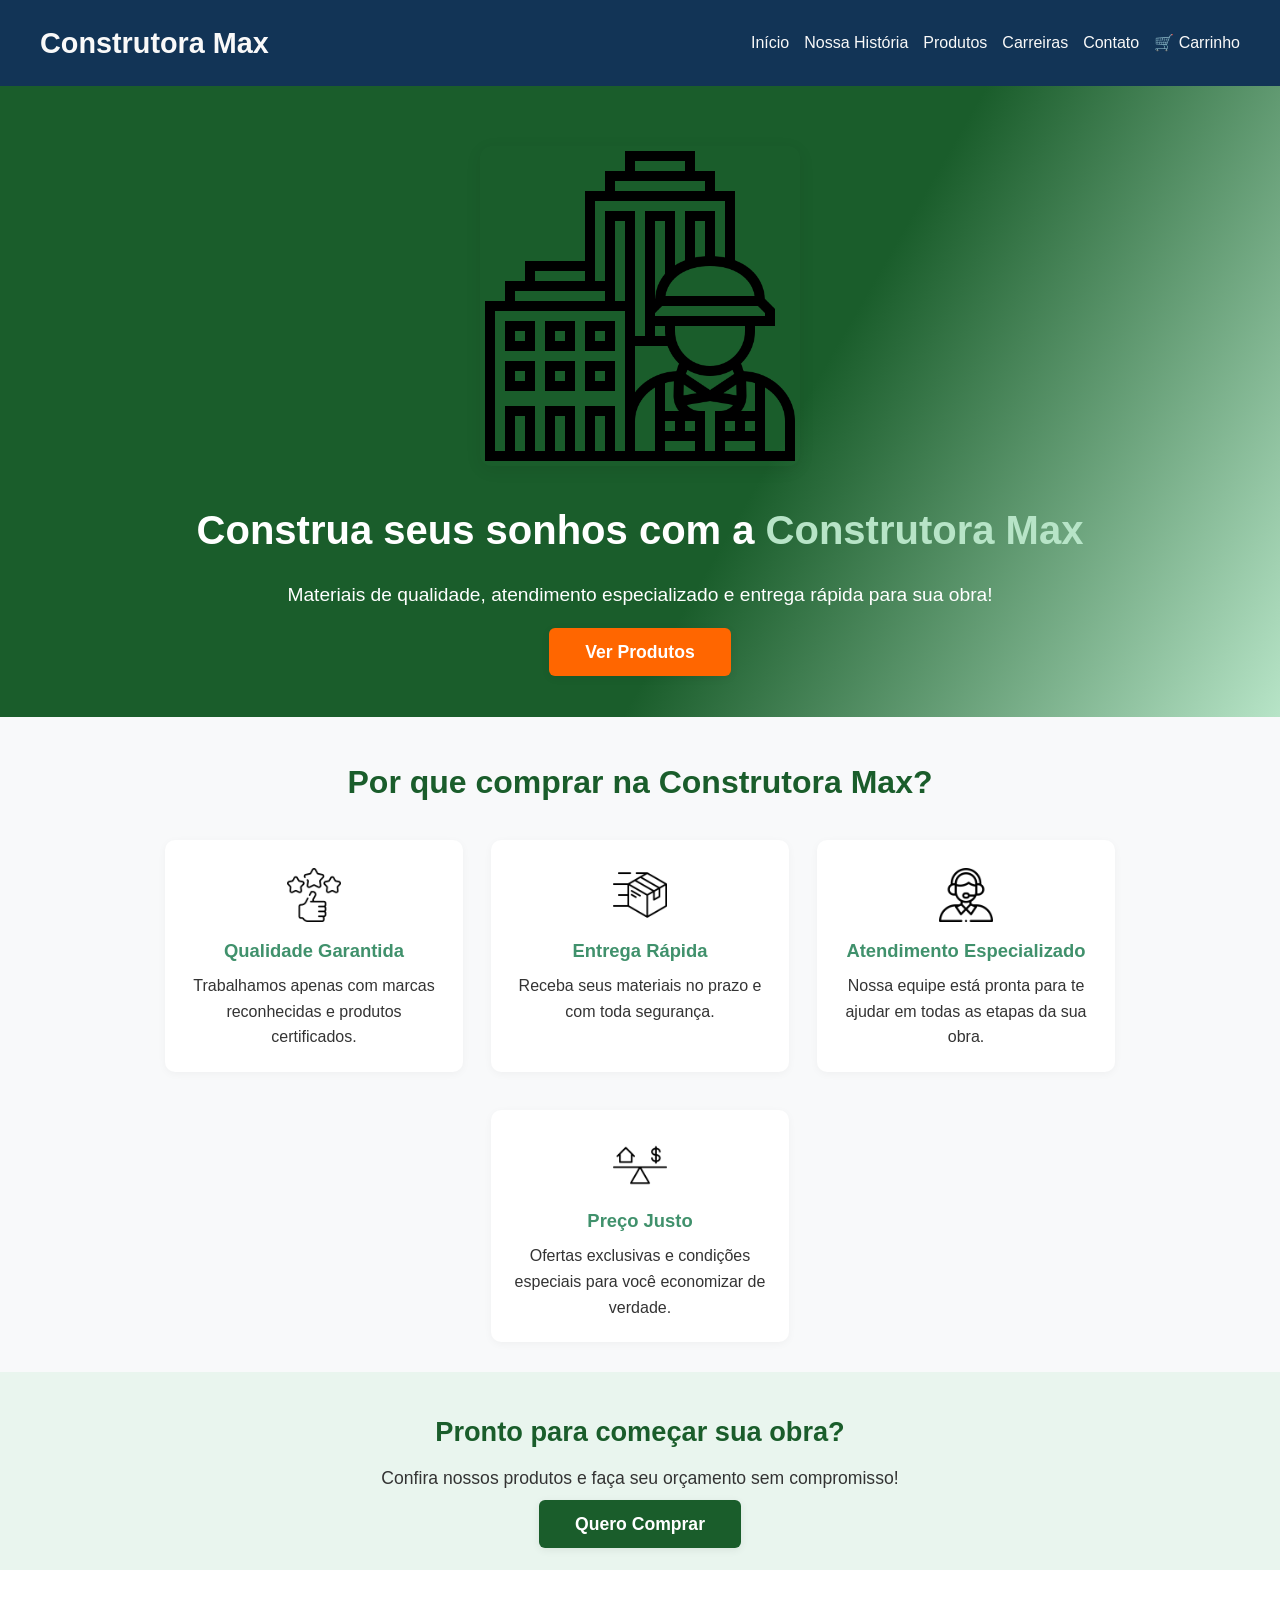
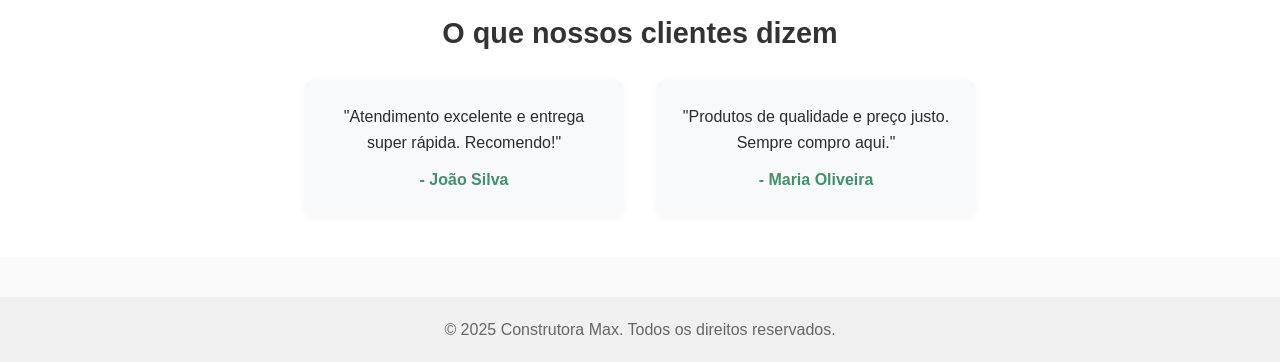
<file: CasaMateriaisDeConstrucao/index.html>
<!DOCTYPE html>
<html lang="pt-BR">
<head>
  <meta charset="UTF-8" />
  <meta name="viewport" content="width=device-width, initial-scale=1.0"/>
  <title>Construtora Max - Sua loja de materiais de construção</title>
  <link rel="stylesheet" href="style.css"/>
  <script src="script.js" defer></script>
</head>
<body>
  <header>
    <div class="logo">Construtora Max</div>
    <nav>
      <ul>
        <li><a href="index.html">Início</a></li>
        <li><a href="nossa-historia.html">Nossa História</a></li>
        <li><a href="produtos.html">Produtos</a></li>
        <li><a href="carreiras.html">Carreiras</a></li>
        <li><a href="contato.html">Contato</a></li>
        <li><a href="carrinho.html">🛒 Carrinho</a></li>
      </ul>
    </nav>
  </header>

  <section class="banner">
    <div class="banner-content">
      <img src="imagens/arquitetura.png" alt="Equipe Construtora Max" class="banner-img"/>
      <h1>Construa seus sonhos com a <span>Construtora Max</span></h1>
      <p>Materiais de qualidade, atendimento especializado e entrega rápida para sua obra!</p>
      <a href="produtos.html" class="btn">Ver Produtos</a>
    </div>
  </section>

  <section class="vantagens">
    <h2>Por que comprar na Construtora Max?</h2>
    <div class="vantagens-grid custom-vantagens-grid">
      <div class="vantagem">
        <img src="imagens/qualidade.png" alt="Qualidade" />
        <h3>Qualidade Garantida</h3>
        <p>Trabalhamos apenas com marcas reconhecidas e produtos certificados.</p>
      </div>
      <div class="vantagem">
        <img src="imagens/entrega-rapida.png" alt="Entrega Rápida" />
        <h3>Entrega Rápida</h3>
        <p>Receba seus materiais no prazo e com toda segurança.</p>
      </div>
      <div class="vantagem">
        <img src="imagens/servico-de-atendimento-ao-consumidor.png" alt="Atendimento" />
        <h3>Atendimento Especializado</h3>
        <p>Nossa equipe está pronta para te ajudar em todas as etapas da sua obra.</p>
      </div>
      <div class="vantagem preco-justo">
        <img src="imagens/preco-justo.png" alt="Preço Justo" />
        <h3>Preço Justo</h3>
        <p>Ofertas exclusivas e condições especiais para você economizar de verdade.</p>
      </div>
    </div>
  </section>

  <section class="chamada">
    <h2>Pronto para começar sua obra?</h2>
    <p>Confira nossos produtos e faça seu orçamento sem compromisso!</p>
    <a href="produtos.html" class="btn destaque">Quero Comprar</a>
  </section>

  <section class="depoimentos">
    <h2>O que nossos clientes dizem</h2>
    <div class="depoimentos-grid">
      <div class="depoimento">
        <p>"Atendimento excelente e entrega super rápida. Recomendo!"</p>
        <span>- João Silva</span>
      </div>
      <div class="depoimento">
        <p>"Produtos de qualidade e preço justo. Sempre compro aqui."</p>
        <span>- Maria Oliveira</span>
      </div>
    </div>
  </section>

  <footer>
    <p>&copy; 2025 Construtora Max. Todos os direitos reservados.</p>
  </footer>
</body>
</html>
</file>
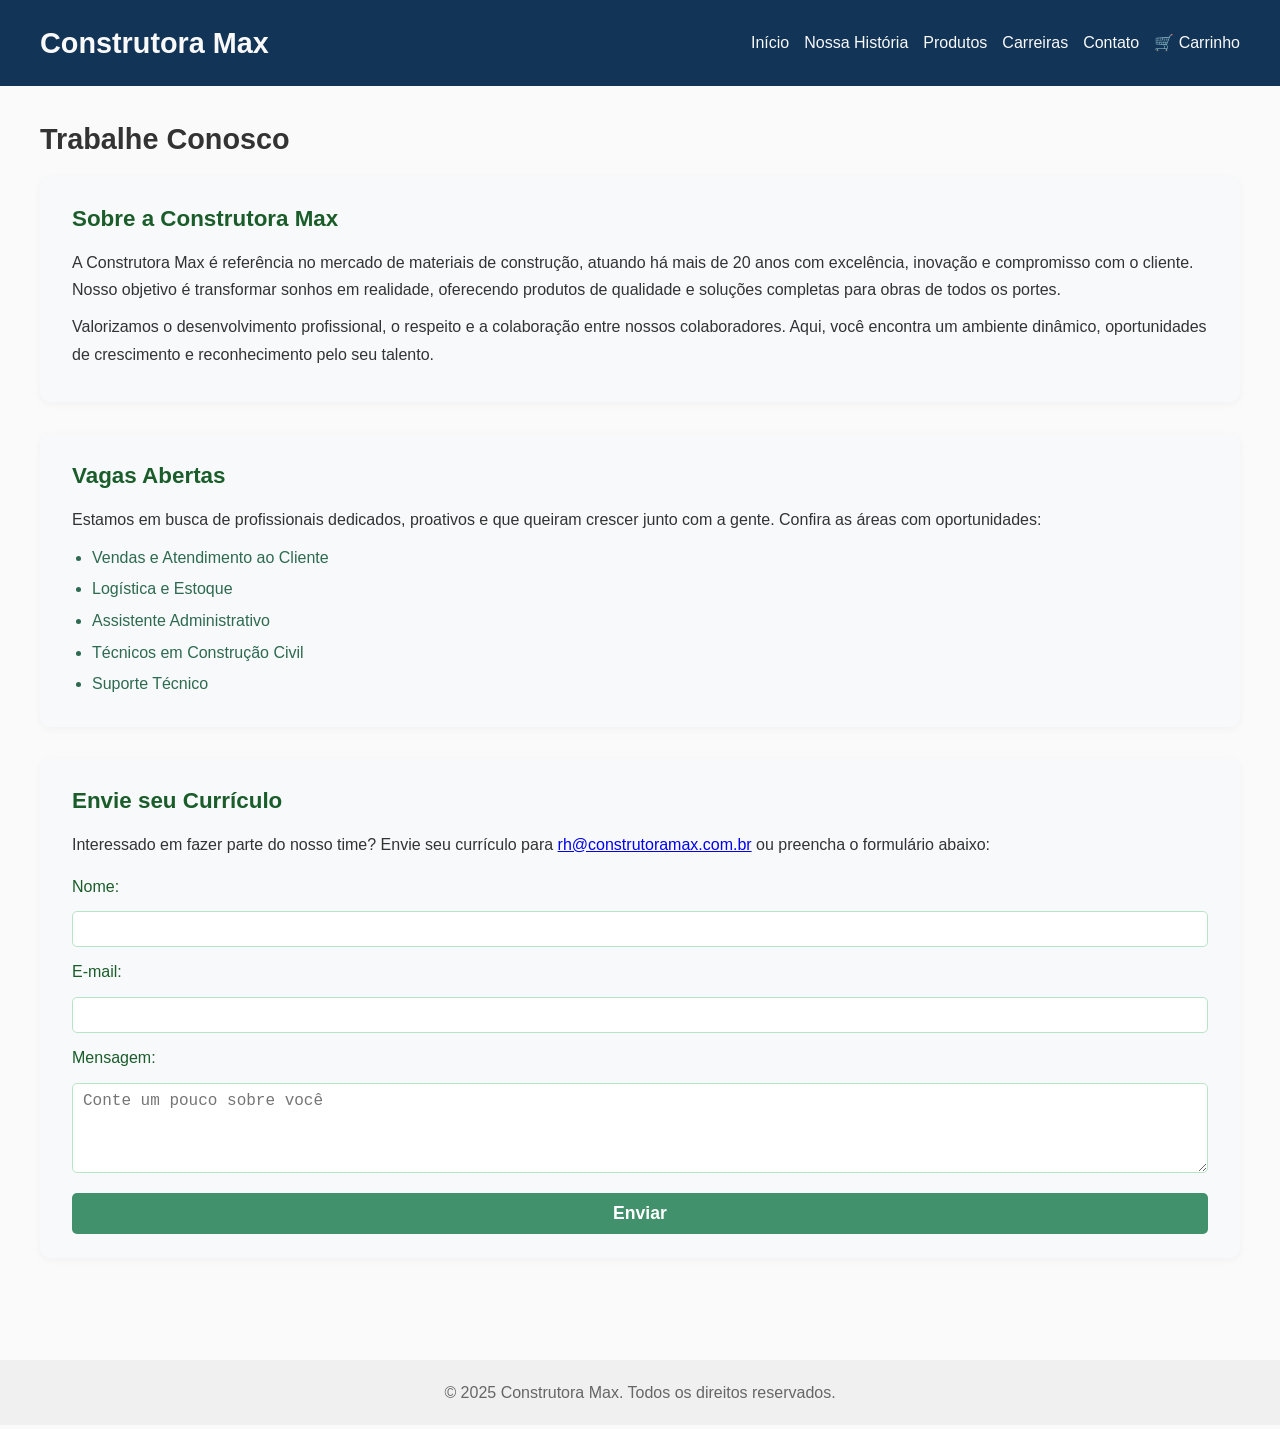
<file: CasaMateriaisDeConstrucao/carreiras.html>
<!DOCTYPE html>
<html lang="pt-BR">
<head>
  <meta charset="UTF-8" />
  <meta name="viewport" content="width=device-width, initial-scale=1.0"/>
  <title>Carreiras - Construtora Max</title>
  <link rel="stylesheet" href="style.css" />
</head>
<body>
  <header>
    <div class="logo">Construtora Max</div>
    <nav>
      <ul>
        <li><a href="index.html">Início</a></li>
        <li><a href="nossa-historia.html">Nossa História</a></li>
        <li><a href="produtos.html">Produtos</a></li>
        <li><a href="carreiras.html">Carreiras</a></li>
        <li><a href="contato.html">Contato</a></li>
        <li><a href="carrinho.html">🛒 Carrinho</a></li>
      </ul>
    </nav>
  </header>

  <main class="container">
    <h2>Trabalhe Conosco</h2>
    <section class="sobre-empresa">
      <h3>Sobre a Construtora Max</h3>
      <p>
        A Construtora Max é referência no mercado de materiais de construção, atuando há mais de 20 anos com excelência, inovação e compromisso com o cliente. Nosso objetivo é transformar sonhos em realidade, oferecendo produtos de qualidade e soluções completas para obras de todos os portes.
      </p>
      <p>
        Valorizamos o desenvolvimento profissional, o respeito e a colaboração entre nossos colaboradores. Aqui, você encontra um ambiente dinâmico, oportunidades de crescimento e reconhecimento pelo seu talento.
      </p>
    </section>

    <section class="vagas">
      <h3>Vagas Abertas</h3>
      <p>Estamos em busca de profissionais dedicados, proativos e que queiram crescer junto com a gente. Confira as áreas com oportunidades:</p>
      <ul>
        <li>Vendas e Atendimento ao Cliente</li>
        <li>Logística e Estoque</li>
        <li>Assistente Administrativo</li>
        <li>Técnicos em Construção Civil</li>
        <li>Suporte Técnico</li>
      </ul>
    </section>

    <section class="envio-curriculo">
      <h3>Envie seu Currículo</h3>
      <p>
        Interessado em fazer parte do nosso time? Envie seu currículo para <a href="mailto:rh@construtoramax.com.br">rh@construtoramax.com.br</a> ou preencha o formulário abaixo:
      </p>
      <form class="form-curriculo" action="mailto:rh@construtoramax.com.br" method="post" enctype="text/plain">
        <label for="nome">Nome:</label>
        <input type="text" id="nome" name="nome" required>
        <label for="email">E-mail:</label>
        <input type="email" id="email" name="email" required>
        <label for="mensagem">Mensagem:</label>
        <textarea id="mensagem" name="mensagem" rows="4" placeholder="Conte um pouco sobre você"></textarea>
        <button type="submit">Enviar</button>
      </form>
    </section>
  </main>

  <footer>
    <p>&copy; 2025 Construtora Max. Todos os direitos reservados.</p>
  </footer>
</body>
</html>
</file>
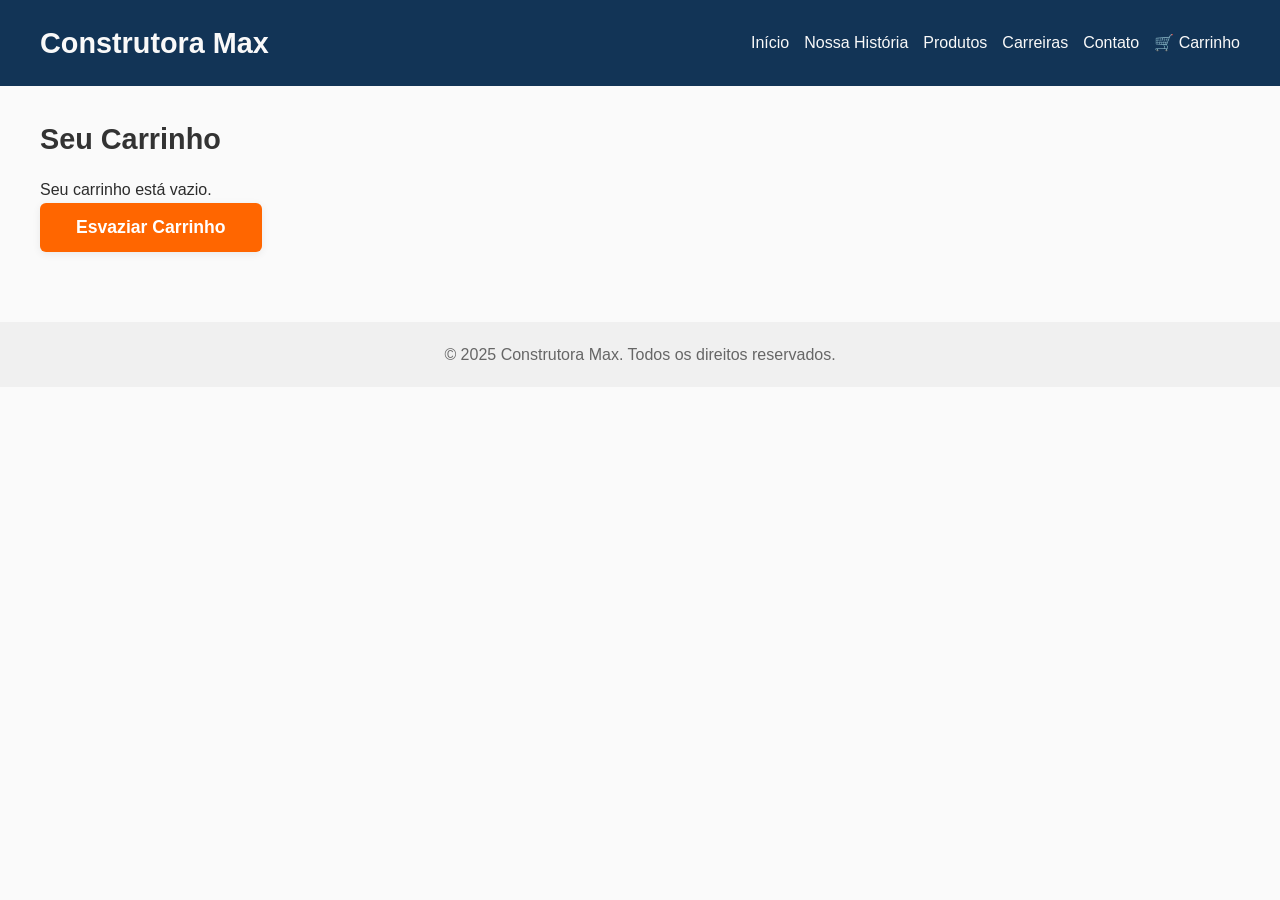
<file: CasaMateriaisDeConstrucao/carrinho.html>
<!DOCTYPE html>
<html lang="pt-BR">
<head>
  <meta charset="UTF-8" />
  <meta name="viewport" content="width=device-width, initial-scale=1.0"/>
  <title>Carrinho de Compras - Construtora Max</title>
  <link rel="stylesheet" href="style.css" />
  <script src="script.js" defer></script>
</head>
<body onload="exibirCarrinho()">
  <header>
    <div class="logo">Construtora Max</div>
    <nav>
      <ul>
        <li><a href="index.html">Início</a></li>
        <li><a href="nossa-historia.html">Nossa História</a></li>
        <li><a href="produtos.html">Produtos</a></li>
        <li><a href="carreiras.html">Carreiras</a></li>
        <li><a href="contato.html">Contato</a></li>
        <li><a href="carrinho.html">🛒 Carrinho</a></li>
      </ul>
    </nav>
  </header>

  <main class="container">
    <h2>Seu Carrinho</h2>
    <div id="carrinho-itens"></div>
    <h3 id="total"></h3>
    <button class="btn" onclick="limparCarrinho()">Esvaziar Carrinho</button>
  </main>

  <footer>
    <p>&copy; 2025 Construtora Max. Todos os direitos reservados.</p>
  </footer>
</body>
</html>
</file>
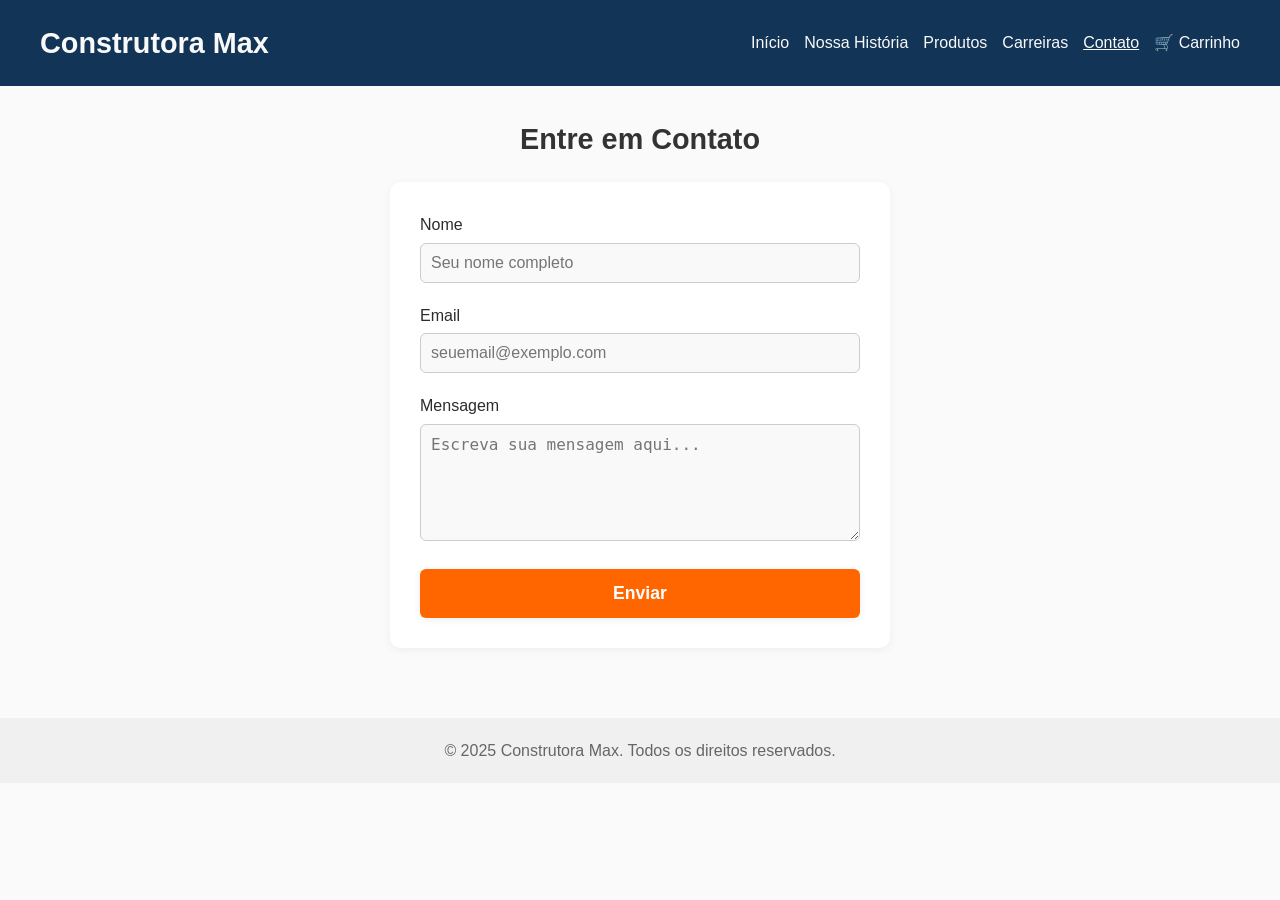
<file: CasaMateriaisDeConstrucao/contato.html>
<!DOCTYPE html>
<html lang="pt-BR">
<head>
  <meta charset="UTF-8" />
  <meta name="viewport" content="width=device-width, initial-scale=1.0"/>
  <title>Contato - Construtora Max</title>
  <link rel="stylesheet" href="style.css" />
  <link rel="stylesheet" href="contato.css" />
</head>
<body>
  <header>
    <div class="logo">Construtora Max</div>
    <nav>
      <ul>
        <li><a href="index.html">Início</a></li>
        <li><a href="nossa-historia.html">Nossa História</a></li>
        <li><a href="produtos.html">Produtos</a></li>
        <li><a href="carreiras.html">Carreiras</a></li>
        <li><a href="contato.html" style="text-decoration: underline;">Contato</a></li>
        <li><a href="carrinho.html">🛒 Carrinho</a></li>
      </ul>
    </nav>
  </header>

  <main class="container">
    <h2 class="titulo-contato">Entre em Contato</h2>
    <section>
      <form id="form-contato">
        <label for="nome">Nome</label>
        <input type="text" id="nome" name="nome" placeholder="Seu nome completo" required>

        <label for="email">Email</label>
        <input type="email" id="email" name="email" placeholder="seuemail@exemplo.com" required>

        <label for="mensagem">Mensagem</label>
        <textarea id="mensagem" name="mensagem" rows="5" placeholder="Escreva sua mensagem aqui..." required></textarea>

        <button type="submit" class="btn">Enviar</button>
      </form>
      <div class="success-message" id="mensagem-sucesso">Mensagem enviada com sucesso! Entraremos em contato em breve.</div>
    </section>
  </main>

  <footer>
    <p>&copy; 2025 Construtora Max. Todos os direitos reservados.</p>
  </footer>

  <script>
    document.getElementById('form-contato').addEventListener('submit', function(e) {
      e.preventDefault();

      const nome = document.getElementById('nome').value.trim();
      const email = document.getElementById('email').value.trim();
      const mensagem = document.getElementById('mensagem').value.trim();
      const sucesso = document.getElementById('mensagem-sucesso');

      if (!nome || !email || !mensagem) {
        alert('Por favor, preencha todos os campos.');
        return;
      }

      sucesso.style.display = 'block';
      this.reset();
    });
  </script>
</body>
</html>
</file>
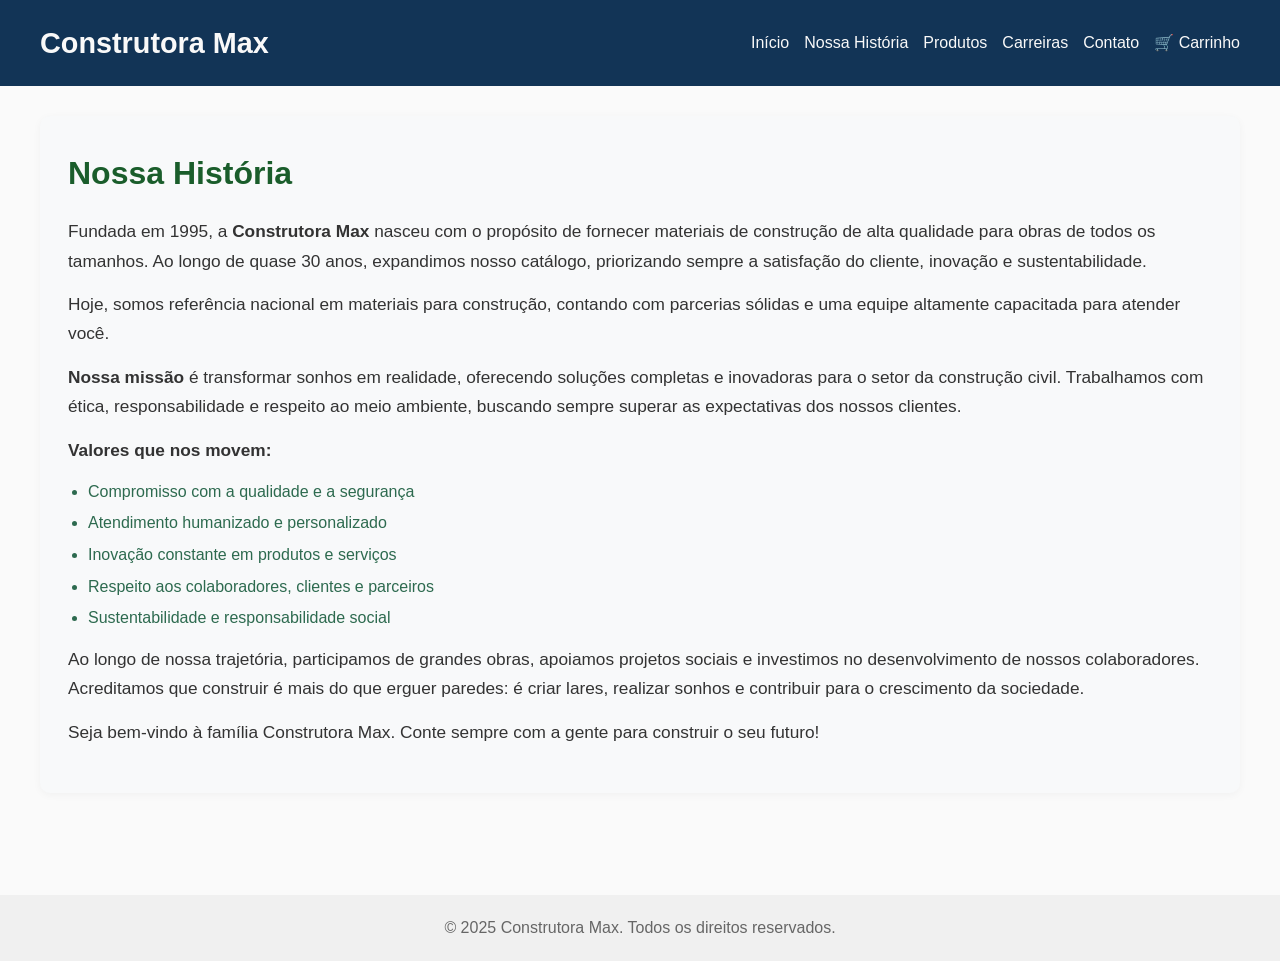
<file: CasaMateriaisDeConstrucao/nossa-historia.html>
<!DOCTYPE html>
<html lang="pt-BR">
<head>
  <meta charset="UTF-8" />
  <meta name="viewport" content="width=device-width, initial-scale=1.0"/>
  <title>Nossa História - Construtora Max</title>
  <link rel="stylesheet" href="style.css" />
</head>
<body>
  <header>
    <div class="logo">Construtora Max</div>
    <nav>
      <ul>
        <li><a href="index.html">Início</a></li>
        <li><a href="nossa-historia.html">Nossa História</a></li>
        <li><a href="produtos.html">Produtos</a></li>
        <li><a href="carreiras.html">Carreiras</a></li>
        <li><a href="contato.html">Contato</a></li>
        <li><a href="carrinho.html">🛒 Carrinho</a></li>
      </ul>
    </nav>
  </header>

  <main class="container">
    <section class="historia-max">
      <h2>Nossa História</h2>
      <p>
        Fundada em 1995, a <strong>Construtora Max</strong> nasceu com o propósito de fornecer materiais de construção de alta qualidade para obras de todos os tamanhos. Ao longo de quase 30 anos, expandimos nosso catálogo, priorizando sempre a satisfação do cliente, inovação e sustentabilidade.
      </p>
      <p>
        Hoje, somos referência nacional em materiais para construção, contando com parcerias sólidas e uma equipe altamente capacitada para atender você.
      </p>
      <p>
        <strong>Nossa missão</strong> é transformar sonhos em realidade, oferecendo soluções completas e inovadoras para o setor da construção civil. Trabalhamos com ética, responsabilidade e respeito ao meio ambiente, buscando sempre superar as expectativas dos nossos clientes.
      </p>
      <p>
        <strong>Valores que nos movem:</strong>
        <ul>
          <li>Compromisso com a qualidade e a segurança</li>
          <li>Atendimento humanizado e personalizado</li>
          <li>Inovação constante em produtos e serviços</li>
          <li>Respeito aos colaboradores, clientes e parceiros</li>
          <li>Sustentabilidade e responsabilidade social</li>
        </ul>
      </p>
      <p>
        Ao longo de nossa trajetória, participamos de grandes obras, apoiamos projetos sociais e investimos no desenvolvimento de nossos colaboradores. Acreditamos que construir é mais do que erguer paredes: é criar lares, realizar sonhos e contribuir para o crescimento da sociedade.
      </p>
      <p>
        Seja bem-vindo à família Construtora Max. Conte sempre com a gente para construir o seu futuro!
      </p>
    </section>
  </main>

  <footer>
    <p>&copy; 2025 Construtora Max. Todos os direitos reservados.</p>
  </footer>
</body>
</html>
</file>
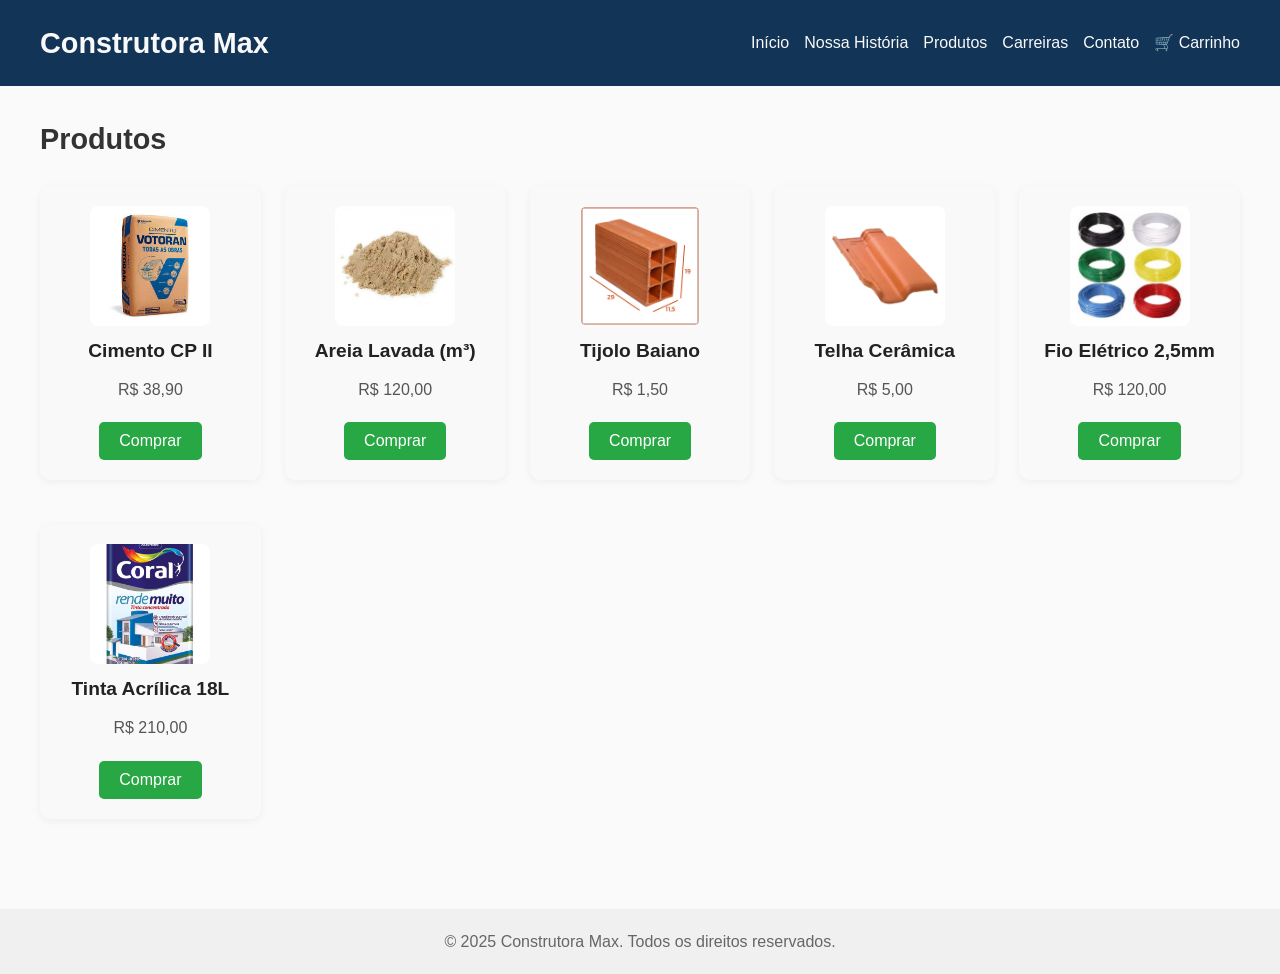
<file: CasaMateriaisDeConstrucao/produtos.html>
<!DOCTYPE html>
<html lang="pt-BR">
<head>
  <meta charset="UTF-8" />
  <meta name="viewport" content="width=device-width, initial-scale=1.0"/>
  <title>Produtos - Construtora Max</title>
  <link rel="stylesheet" href="style.css" />
  <script src="script.js" defer></script>
</head>
<body>
  <header>
    <div class="logo">Construtora Max</div>
    <nav>
      <ul>
        <li><a href="index.html">Início</a></li>
        <li><a href="nossa-historia.html">Nossa História</a></li>
        <li><a href="produtos.html">Produtos</a></li>
        <li><a href="carreiras.html">Carreiras</a></li>
        <li><a href="contato.html">Contato</a></li>
        <li><a href="carrinho.html">🛒 Carrinho</a></li>
      </ul>
    </nav>
  </header>

  <main class="container">
    <h2>Produtos</h2>
    <div class="produtos-grid">
      <div class="produto">
        <img src="imagens/images.jfif" alt="Cimento CP II" class="produto-img"/>
        <h3>Cimento CP II</h3>
        <p>R$ 38,90</p>
        <button onclick="adicionarAoCarrinho('Cimento CP II', 38.90)">Comprar</button>
      </div>
      <div class="produto">
        <img src="imagens/areia-fina-lavada-a-granel-1m-pedrasil.jpg" alt="Areia Lavada" class="produto-img"/>
        <h3>Areia Lavada (m³)</h3>
        <p>R$ 120,00</p>
        <button onclick="adicionarAoCarrinho('Areia Lavada', 120.00)">Comprar</button>
      </div>
      <div class="produto">
        <img src="imagens/tb_11x19x29_st_74.png" alt="Tijolo Baiano" class="produto-img"/>
        <h3>Tijolo Baiano</h3>
        <p>R$ 1,50</p>
        <button onclick="adicionarAoCarrinho('Tijolo Baiano', 1.50)">Comprar</button>
      </div>
      <div class="produto">
        <img src="imagens/telha_ceramica_romana_realeza_unidade_1555_1_9c74d92da81e6020986ff3e640bc5684.webp" alt="Telha Cerâmica" class="produto-img"/>
        <h3>Telha Cerâmica</h3>
        <p>R$ 5,00</p>
        <button onclick="adicionarAoCarrinho('Telha Cerâmica', 5.00)">Comprar</button>
      </div>
      <div class="produto">
        <img src="imagens/986fd5e5c42524fd061ed86d5ecaef44.jfif" alt="Fio Elétrico 2,5mm" class="produto-img"/>
        <h3>Fio Elétrico 2,5mm</h3>
        <p>R$ 120,00</p>
        <button onclick="adicionarAoCarrinho('Fio Elétrico 2,5mm', 120.00)">Comprar</button>
      </div>
      <div class="produto">
        <img src="imagens/tinta_coral_rende_muito_branco_acrilica_fosco_18_litros_6831_1_4d6a3bd60f81d7973f6b944fbc029d7b.webp" alt="Tinta Acrílica 18L" class="produto-img"/>
        <h3>Tinta Acrílica 18L</h3>
        <p>R$ 210,00</p>
        <button onclick="adicionarAoCarrinho('Tinta Acrílica 18L', 210.00)">Comprar</button>
      </div>
      
    </div>
  </main>

  <footer>
    <p>&copy; 2025 Construtora Max. Todos os direitos reservados.</p>
  </footer>
</body>
</html>
</file>
<file: CasaMateriaisDeConstrucao/style.css>
/* Reset e base */
* {
  margin: 0;
  padding: 0;
  box-sizing: border-box;
}
body {
  font-family: 'Segoe UI', sans-serif;
  background-color: #fafafa;
  color: #2c2c2c;
  line-height: 1.6;
}

/* Cabeçalho */
header {
  background-color: #123456; /* Sua cor principal */
  color: #f9f9f9;
  padding: 20px 40px;
  display: flex;
  justify-content: space-between;
  align-items: center;
}
header .logo {
  font-size: 1.8rem;
  font-weight: bold;
}
header nav ul {
  list-style: none;
  display: flex;
  gap: 15px;
}
header nav ul li a {
  color: #f9f9f9;
  text-decoration: none;
  font-weight: 500;
}
header nav ul li a:hover {
  text-decoration: underline;
}

/* Banner */
.banner {
  background: linear-gradient(120deg, #1a5d2b 60%, #b7e4c7 100%);
  color: #fff;
  padding: 60px 0 50px 0;
  text-align: center;
}
.banner h1 {
  font-size: 2.5rem;
  margin-bottom: 18px;
}
.banner h1 span {
  color: #b7e4c7;
  font-weight: bold;
}
.banner p {
  font-size: 1.2rem;
  margin-bottom: 28px;
}
.btn {
  background: #ff6600; /* Cor do botão */
  color: #fff;
  padding: 14px 36px;
  border: none;
  border-radius: 6px;
  font-size: 1.1rem;
  font-weight: bold;
  text-decoration: none;
  transition: background 0.2s;
  box-shadow: 0 2px 8px rgba(0,0,0,0.07);
}
.btn:hover, .btn.destaque:hover {
  background: #26734d;
}
.btn.destaque {
  background: #1a5d2b;
  margin-top: 10px;
}

/* Seções padrão */
main, .container {
  padding: 30px 40px;
}
h2 {
  margin-bottom: 15px;
  font-size: 1.8rem;
  color: #333;
}

/* Produtos */
.produto {
  display: flex;
  flex-direction: column;
  align-items: center;
  background: #f9f9f9;
  border-radius: 10px;
  padding: 20px;
  box-shadow: 0 2px 8px rgba(0,0,0,0.05);
  margin-bottom: 20px;
}
.produto h3 {
  font-size: 1.2rem;
  color: #222;
}
.produto p {
  margin: 10px 0;
  color: #555;
}
.produtos-grid {
  display: grid;
  grid-template-columns: repeat(auto-fit, minmax(220px, 1fr));
  gap: 24px;
  margin-top: 24px;
}
.produto-img {
  width: 120px;
  height: 120px;
  object-fit: cover;
  border-radius: 8px;
  margin-bottom: 10px;
}

/* Botão de comprar */
.produto button {
  background: #28a745;
  color: #fff;
  border: none;
  border-radius: 5px;
  padding: 10px 20px;
  font-size: 1rem;
  cursor: pointer;
  transition: background 0.2s;
  margin-top: 10px;
}

.produto button:hover {
  background: #218838;
}

/* Carrinho */
.carrinho-item {
  border-bottom: 1px solid #ddd;
  padding: 10px 0;
}
.carrinho-item:last-child {
  border-bottom: none;
}

/* Rodapé */
footer {
  background-color: #f0f0f0;
  padding: 20px;
  text-align: center;
  margin-top: 40px;
  color: #666;
}

/* Seções principais */
.sobre-empresa, .vagas, .envio-curriculo {
  background: #f8f9fa;
  border-radius: 10px;
  padding: 24px 32px;
  margin-bottom: 32px;
  box-shadow: 0 2px 8px rgba(0,0,0,0.04);
}

/* Títulos das seções */
.sobre-empresa h3, .vagas h3, .envio-curriculo h3 {
  color: #1a5d2b;
  margin-bottom: 12px;
  font-size: 1.4rem;
}

/* Parágrafos */
.sobre-empresa p, .vagas p, .envio-curriculo p {
  color: #333;
  line-height: 1.7;
  margin-bottom: 10px;
}

/* Lista de vagas */
.vagas ul {
  margin-top: 12px;
  padding-left: 20px;
}

.vagas li {
  margin-bottom: 6px;
  color: #2d6a4f;
  font-weight: 500;
}

/* Formulário de currículo */
.form-curriculo {
  display: flex;
  flex-direction: column;
  gap: 12px;
  margin-top: 16px;
}

.form-curriculo label {
  font-weight: 500;
  color: #1a5d2b;
}

.form-curriculo input,
.form-curriculo textarea {
  padding: 8px 10px;
  border: 1px solid #b7e4c7;
  border-radius: 5px;
  font-size: 1rem;
  background: #fff;
  transition: border 0.2s;
}

.form-curriculo input:focus,
.form-curriculo textarea:focus {
  border: 1.5px solid #40916c;
  outline: none;
}

.form-curriculo button {
  background: #40916c;
  color: #fff;
  border: none;
  border-radius: 5px;
  padding: 10px 0;
  font-size: 1.1rem;
  font-weight: bold;
  cursor: pointer;
  margin-top: 8px;
  transition: background 0.2s;
}

.form-curriculo button:hover {
  background: #26734d;
}

/* Estilo para a seção da história */
.historia-max {
  background: #f8f9fa;
  border-radius: 10px;
  padding: 32px 28px;
  box-shadow: 0 2px 8px rgba(0,0,0,0.04);
  margin-bottom: 32px;
}

.historia-max h2 {
  color: #1a5d2b;
  margin-bottom: 18px;
  font-size: 2rem;
}

.historia-max p {
  color: #333;
  line-height: 1.7;
  margin-bottom: 14px;
  font-size: 1.08rem;
}

.historia-max ul {
  margin: 10px 0 10px 20px;
  padding-left: 0;
}

.historia-max li {
  color: #2d6a4f;
  font-weight: 500;
  margin-bottom: 6px;
}

/* Vantagens */
.vantagens {
  background: #f8f9fa;
  padding: 40px 0 30px 0;
  text-align: center;
}
.vantagens h2 {
  color: #1a5d2b;
  margin-bottom: 32px;
  font-size: 2rem;
}
.vantagens-grid {
  display: grid;
  grid-template-columns: repeat(auto-fit, minmax(220px, 1fr));
  gap: 28px;
  max-width: 950px;
  margin: 0 auto;
}
.vantagem {
  background: #fff;
  border-radius: 10px;
  padding: 28px 18px 22px 18px;
  box-shadow: 0 2px 8px rgba(0,0,0,0.04);
  display: flex;
  flex-direction: column;
  align-items: center;
}
.vantagem img {
  width: 54px;
  height: 54px;
  margin-bottom: 14px;
}
.vantagem h3 {
  color: #40916c;
  margin-bottom: 8px;
  font-size: 1.15rem;
}
.vantagem p {
  color: #333;
  font-size: 1rem;
}

/* Chamada final */
.chamada {
  background: #e9f5ee;
  text-align: center;
  padding: 38px 0 32px 0;
}
.chamada h2 {
  color: #1a5d2b;
  font-size: 1.7rem;
  margin-bottom: 10px;
}
.chamada p {
  color: #333;
  font-size: 1.1rem;
  margin-bottom: 18px;
}

/* Depoimentos */
.depoimentos {
  background: #fff;
  padding: 40px 0;
  text-align: center;
}
.depoimentos-grid {
  display: flex;
  justify-content: center;
  gap: 32px;
  margin-top: 24px;
  flex-wrap: wrap;
}
.depoimento {
  background: #f8f9fa;
  border-radius: 10px;
  padding: 24px 18px;
  max-width: 320px;
  box-shadow: 0 2px 8px rgba(0,0,0,0.04);
}
.depoimento span {
  display: block;
  margin-top: 12px;
  color: #40916c;
  font-weight: bold;
}

/* Grid de vantagens customizado */
.custom-vantagens-grid {
  display: grid;
  grid-template-columns: repeat(3, 1fr);
  gap: 28px;
  max-width: 950px;
  margin: 0 auto;
  position: relative;
}
.custom-vantagens-grid .preco-justo {
  grid-column: 2 / 3;
  margin-top: 10px;
}
@media (max-width: 900px) {
  .custom-vantagens-grid {
    grid-template-columns: 1fr;
  }
  .custom-vantagens-grid .preco-justo {
    grid-column: auto;
    margin-top: 0;
  }
}

/* Responsividade */
@media (max-width: 700px) {
  .banner-content h1 { font-size: 1.5rem; }
  .vantagens-grid { grid-template-columns: 1fr; }
  .vantagem { padding: 18px 8px; }
}

.banner-img {
  max-width: 320px;
  width: 90%;
  border-radius: 12px;
  margin-bottom: 24px;
  box-shadow: 0 4px 16px rgba(0,0,0,0.08);
}
</file>
<file: CasaMateriaisDeConstrucao/contato.css>
form {
  max-width: 500px;
  margin: 0 auto;
  background: #fff;
  padding: 30px;
  border-radius: 10px;
  box-shadow: 0 2px 8px rgba(0, 0, 0, 0.05);
}

.titulo-contato {
  text-align: center;
  margin-bottom: 20px;
  font-size: 1.8rem;
  color: #333;
}

label {
  display: block;
  margin-bottom: 5px;
  font-weight: 500;
}

input,
textarea {
  width: 100%;
  padding: 10px;
  margin-bottom: 20px;
  border: 1px solid #ccc;
  border-radius: 6px;
  font-size: 1rem;
  background-color: #f9f9f9;
}

input:focus,
textarea:focus {
  outline: none;
  border-color: #666;
  background-color: #fff;
}

.btn {
  width: 100%;
  text-align: center;
  cursor: pointer;
}

.success-message {
  text-align: center;
  margin-top: 20px;
  color: green;
  font-weight: bold;
  display: none;
}
</file>
